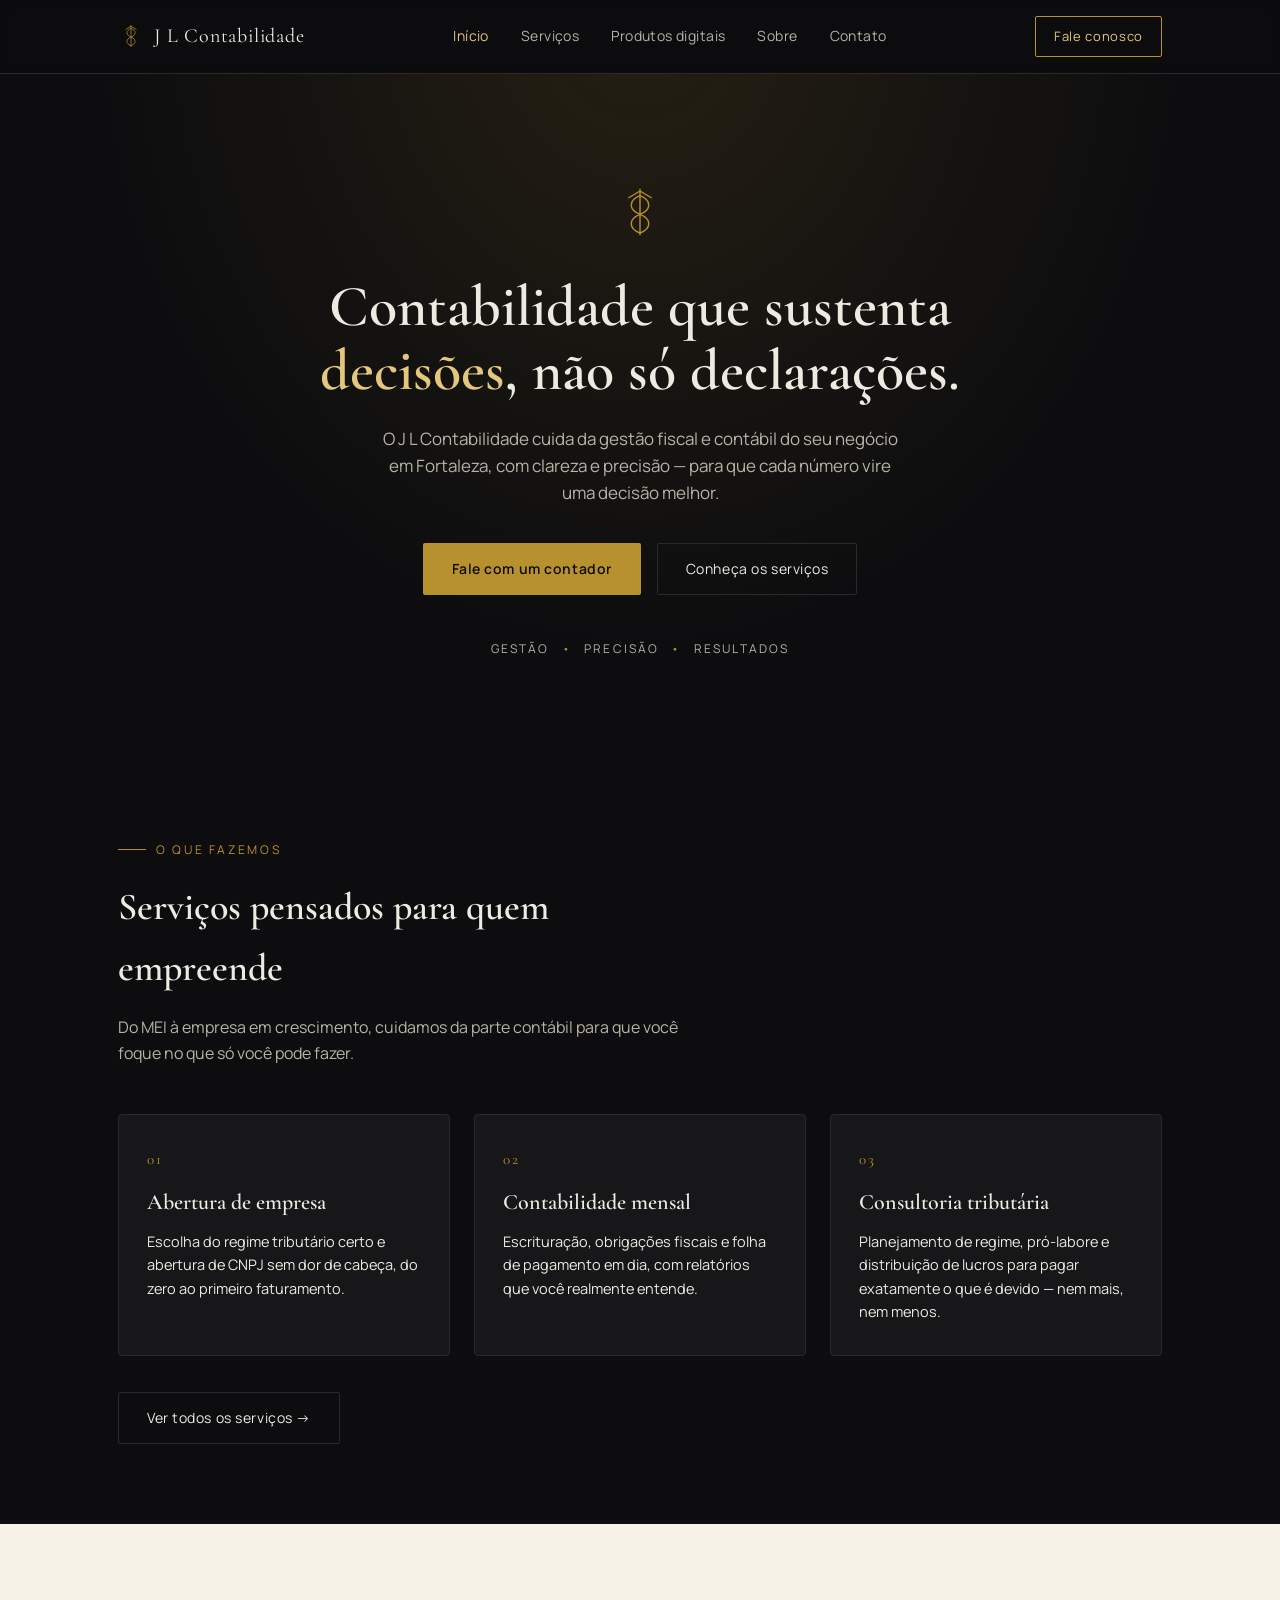
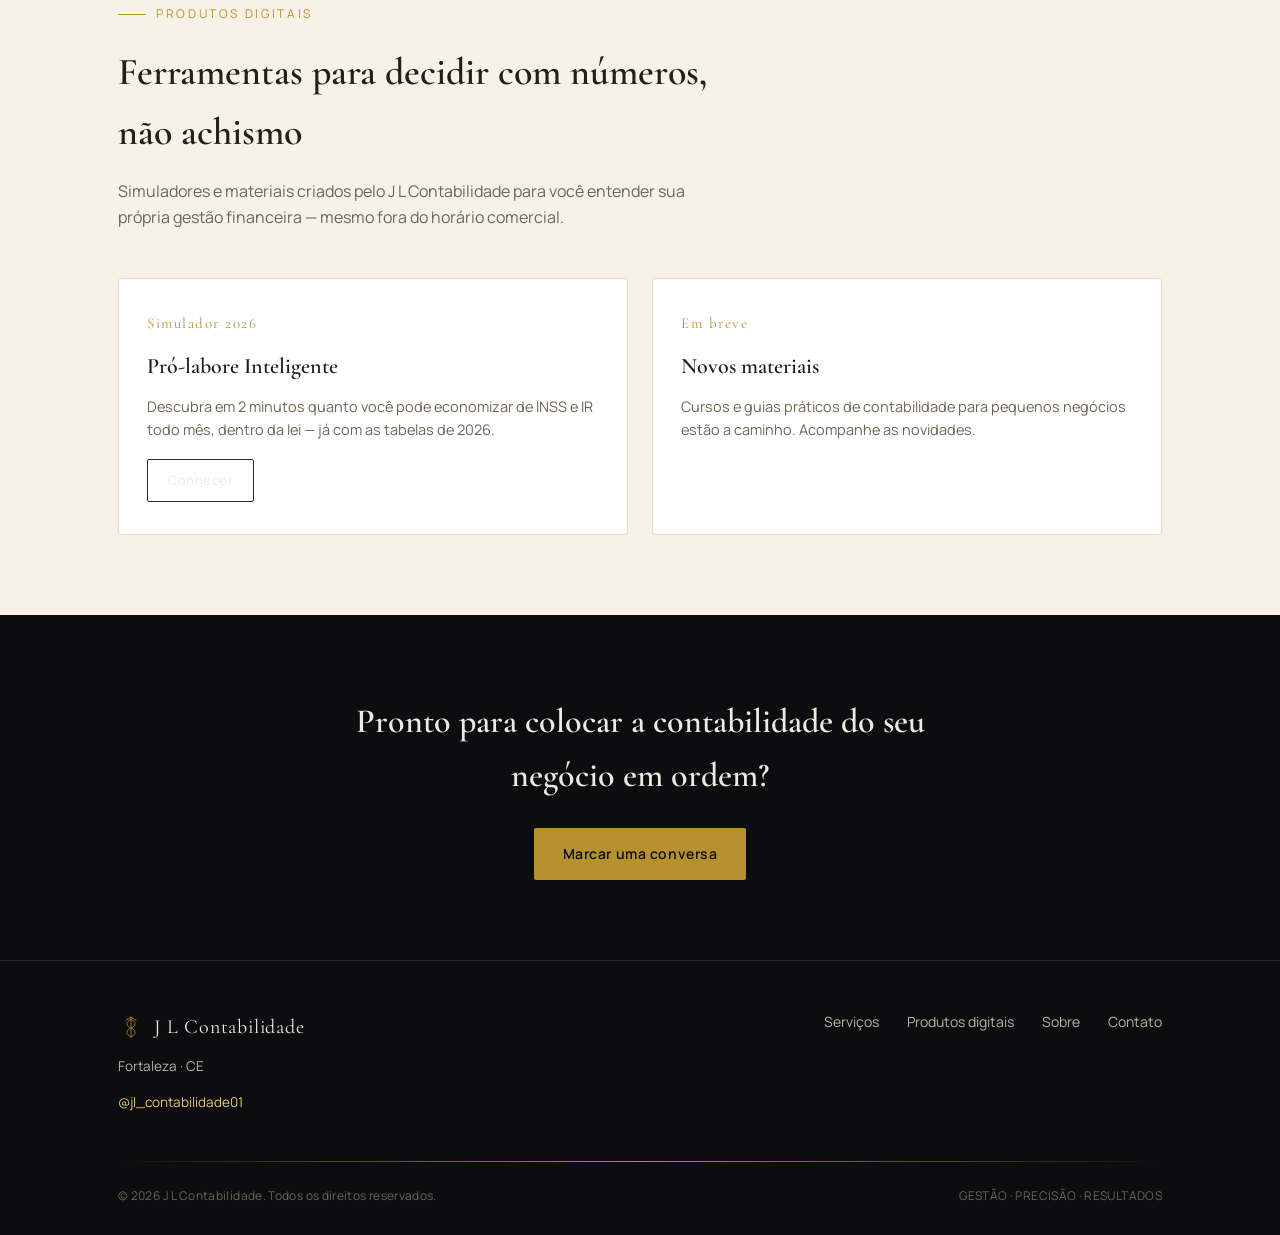
<file: index.html>
<!DOCTYPE html>
<html lang="pt-BR">
<head>
<meta charset="UTF-8">
<meta name="viewport" content="width=device-width, initial-scale=1.0">
<title>J L Contabilidade — Gestão · Precisão · Resultados</title>
<link rel="stylesheet" href="styles.css">
</head>
<body>

<nav class="site-nav">
  <div class="wrap">
    <a href="index.html" class="brand">
      <svg viewBox="0 0 48 48" fill="none" xmlns="http://www.w3.org/2000/svg" style="color:var(--gold)">
        <line x1="24" y1="4" x2="24" y2="44" stroke="currentColor" stroke-width="1.4"/>
        <path d="M24 10 C14 14, 14 22, 24 26 C34 30, 34 38, 24 42" stroke="currentColor" stroke-width="1.4" fill="none"/>
        <path d="M24 10 C34 14, 34 22, 24 26 C14 30, 14 38, 24 42" stroke="currentColor" stroke-width="1.4" fill="none"/>
        <path d="M24 6 L14 12 M24 6 L34 12" stroke="currentColor" stroke-width="1.4"/>
      </svg>
      J L Contabilidade
    </a>
    <div class="nav-links">
      <a href="index.html" class="active">Início</a>
      <a href="servicos.html">Serviços</a>
      <a href="produtos.html">Produtos digitais</a>
      <a href="sobre.html">Sobre</a>
      <a href="contato.html">Contato</a>
    </div>
    <a href="https://wa.me/5585992247566" target="_blank" rel="noopener" class="nav-cta">Fale conosco</a>
  </div>
</nav>

<header class="hero">
  <div class="wrap">
    <svg class="emblem" viewBox="0 0 48 48" fill="none" xmlns="http://www.w3.org/2000/svg" style="color:var(--gold)">
      <line x1="24" y1="4" x2="24" y2="44" stroke="currentColor" stroke-width="1.2"/>
      <path d="M24 10 C14 14, 14 22, 24 26 C34 30, 34 38, 24 42" stroke="currentColor" stroke-width="1.2" fill="none"/>
      <path d="M24 10 C34 14, 34 22, 24 26 C14 30, 14 38, 24 42" stroke="currentColor" stroke-width="1.2" fill="none"/>
      <path d="M24 6 L14 12 M24 6 L34 12" stroke="currentColor" stroke-width="1.2"/>
    </svg>
    <h1>Contabilidade que sustenta <em>decisões</em>, não só declarações.</h1>
    <p class="lead">O J L Contabilidade cuida da gestão fiscal e contábil do seu negócio em Fortaleza, com clareza e precisão — para que cada número vire uma decisão melhor.</p>
    <div class="hero-ctas">
      <a href="contato.html" class="btn btn-gold">Fale com um contador</a>
      <a href="servicos.html" class="btn btn-outline">Conheça os serviços</a>
    </div>
    <p class="slogan-dots" style="margin-top:44px;">GESTÃO <span class="dot">•</span> PRECISÃO <span class="dot">•</span> RESULTADOS</p>
  </div>
</header>

<section>
  <div class="wrap">
    <div class="eyebrow">O que fazemos</div>
    <div class="section-head">
      <h2>Serviços pensados para quem empreende</h2>
      <p class="text-soft">Do MEI à empresa em crescimento, cuidamos da parte contábil para que você foque no que só você pode fazer.</p>
    </div>
    <div class="grid grid-3">
      <div class="card">
        <span class="num">01</span>
        <h3>Abertura de empresa</h3>
        <p>Escolha do regime tributário certo e abertura de CNPJ sem dor de cabeça, do zero ao primeiro faturamento.</p>
      </div>
      <div class="card">
        <span class="num">02</span>
        <h3>Contabilidade mensal</h3>
        <p>Escrituração, obrigações fiscais e folha de pagamento em dia, com relatórios que você realmente entende.</p>
      </div>
      <div class="card">
        <span class="num">03</span>
        <h3>Consultoria tributária</h3>
        <p>Planejamento de regime, pró-labore e distribuição de lucros para pagar exatamente o que é devido — nem mais, nem menos.</p>
      </div>
    </div>
    <div style="margin-top:36px;">
      <a href="servicos.html" class="btn btn-outline">Ver todos os serviços →</a>
    </div>
  </div>
</section>

<section class="section-alt">
  <div class="wrap">
    <div class="eyebrow">Produtos digitais</div>
    <div class="section-head">
      <h2>Ferramentas para decidir com números, não achismo</h2>
      <p class="text-soft">Simuladores e materiais criados pelo J L Contabilidade para você entender sua própria gestão financeira — mesmo fora do horário comercial.</p>
    </div>
    <div class="grid grid-2">
      <div class="card">
        <span class="num">Simulador 2026</span>
        <h3>Pró-labore Inteligente</h3>
        <p>Descubra em 2 minutos quanto você pode economizar de INSS e IR todo mês, dentro da lei — já com as tabelas de 2026.</p>
        <div style="margin-top:18px;">
          <a href="produtos.html" class="btn btn-outline" style="padding:10px 20px; font-size:13px;">Conhecer</a>
        </div>
      </div>
      <div class="card">
        <span class="num">Em breve</span>
        <h3>Novos materiais</h3>
        <p>Cursos e guias práticos de contabilidade para pequenos negócios estão a caminho. Acompanhe as novidades.</p>
      </div>
    </div>
  </div>
</section>

<section>
  <div class="wrap" style="text-align:center;">
    <h2 style="font-size:clamp(26px,4vw,34px); max-width:600px; margin:0 auto 24px;">Pronto para colocar a contabilidade do seu negócio em ordem?</h2>
    <a href="contato.html" class="btn btn-gold">Marcar uma conversa</a>
  </div>
</section>

<footer>
  <div class="wrap">
    <div class="foot-top">
      <div>
        <div class="brand">
          <svg viewBox="0 0 48 48" fill="none" xmlns="http://www.w3.org/2000/svg" width="22" height="22" style="color:var(--gold)">
            <line x1="24" y1="4" x2="24" y2="44" stroke="currentColor" stroke-width="1.4"/>
            <path d="M24 10 C14 14, 14 22, 24 26 C34 30, 34 38, 24 42" stroke="currentColor" stroke-width="1.4" fill="none"/>
            <path d="M24 10 C34 14, 34 22, 24 26 C14 30, 14 38, 24 42" stroke="currentColor" stroke-width="1.4" fill="none"/>
            <path d="M24 6 L14 12 M24 6 L34 12" stroke="currentColor" stroke-width="1.4"/>
          </svg>
          J L Contabilidade
        </div>
        <p class="text-soft" style="font-size:13.5px; max-width:280px;">Fortaleza · CE</p>
        <p class="text-soft" style="font-size:13.5px; margin-top:6px;"><a href="https://instagram.com/jl_contabilidade01" target="_blank" rel="noopener" style="color:var(--gold-light);">@jl_contabilidade01</a></p>
      </div>
      <div class="foot-links">
        <a href="servicos.html">Serviços</a>
        <a href="produtos.html">Produtos digitais</a>
        <a href="sobre.html">Sobre</a>
        <a href="contato.html">Contato</a>
      </div>
    </div>
    <hr class="hr-gold">
    <div class="foot-bottom" style="margin-top:24px;">
      <span>© 2026 J L Contabilidade. Todos os direitos reservados.</span>
      <span>GESTÃO · PRECISÃO · RESULTADOS</span>
    </div>
  </div>
</footer>

</body>
</html>
</file>
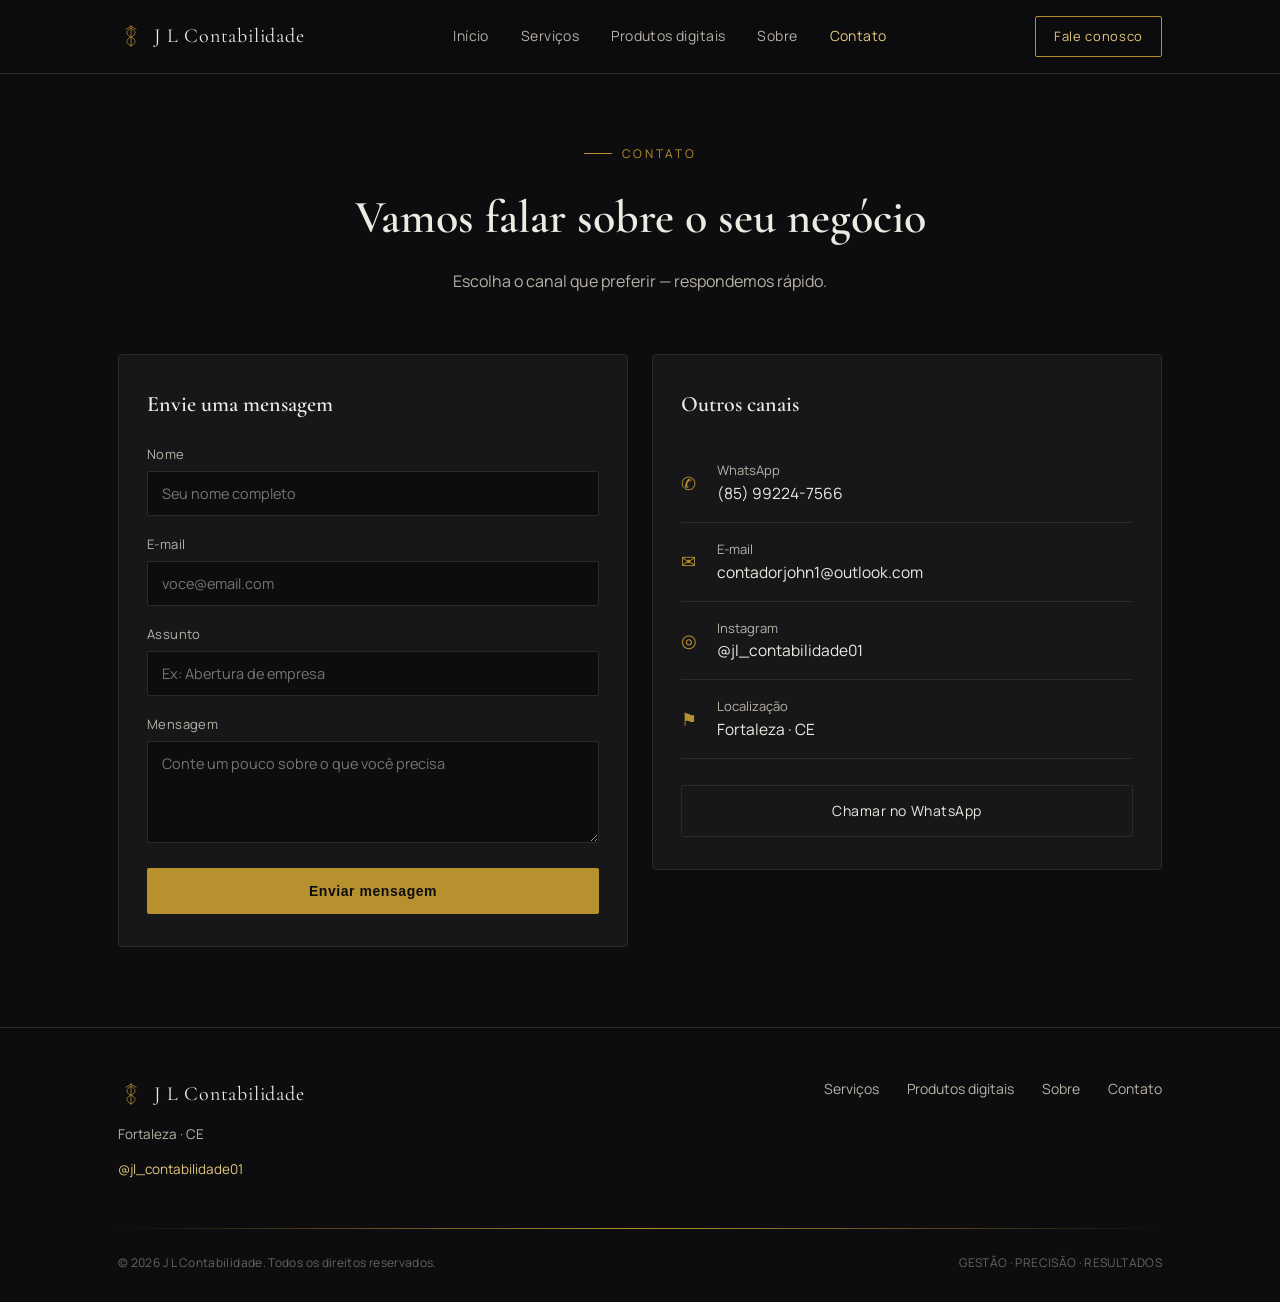
<file: contato.html>
<!DOCTYPE html>
<html lang="pt-BR">
<head>
<meta charset="UTF-8">
<meta name="viewport" content="width=device-width, initial-scale=1.0">
<title>Contato — J L Contabilidade</title>
<link rel="stylesheet" href="styles.css">
</head>
<body>

<nav class="site-nav">
  <div class="wrap">
    <a href="index.html" class="brand">
      <svg viewBox="0 0 48 48" fill="none" xmlns="http://www.w3.org/2000/svg" style="color:var(--gold)">
        <line x1="24" y1="4" x2="24" y2="44" stroke="currentColor" stroke-width="1.4"/>
        <path d="M24 10 C14 14, 14 22, 24 26 C34 30, 34 38, 24 42" stroke="currentColor" stroke-width="1.4" fill="none"/>
        <path d="M24 10 C34 14, 34 22, 24 26 C14 30, 14 38, 24 42" stroke="currentColor" stroke-width="1.4" fill="none"/>
        <path d="M24 6 L14 12 M24 6 L34 12" stroke="currentColor" stroke-width="1.4"/>
      </svg>
      J L Contabilidade
    </a>
    <div class="nav-links">
      <a href="index.html">Início</a>
      <a href="servicos.html">Serviços</a>
      <a href="produtos.html">Produtos digitais</a>
      <a href="sobre.html">Sobre</a>
      <a href="contato.html" class="active">Contato</a>
    </div>
    <a href="https://wa.me/5585992247566" target="_blank" rel="noopener" class="nav-cta">Fale conosco</a>
  </div>
</nav>

<header class="page-hero">
  <div class="wrap">
    <div class="eyebrow" style="justify-content:center;">Contato</div>
    <h1>Vamos falar sobre o seu negócio</h1>
    <p class="lead text-soft" style="margin:0 auto;">Escolha o canal que preferir — respondemos rápido.</p>
  </div>
</header>

<section style="padding-top:10px;">
  <div class="wrap grid grid-2" style="align-items:start;">

    <div class="card">
      <h3 style="margin-bottom:22px;">Envie uma mensagem</h3>
      <div class="form-field">
        <label for="nome">Nome</label>
        <input type="text" id="nome" placeholder="Seu nome completo">
      </div>
      <div class="form-field">
        <label for="email">E-mail</label>
        <input type="email" id="email" placeholder="voce@email.com">
      </div>
      <div class="form-field">
        <label for="assunto">Assunto</label>
        <input type="text" id="assunto" placeholder="Ex: Abertura de empresa">
      </div>
      <div class="form-field">
        <label for="msg">Mensagem</label>
        <textarea id="msg" rows="4" placeholder="Conte um pouco sobre o que você precisa"></textarea>
      </div>
      <button class="btn btn-gold" style="width:100%;" onclick="enviarMensagem()">Enviar mensagem</button>
    </div>

    <div class="card">
      <h3 style="margin-bottom:22px;">Outros canais</h3>
      <div class="contact-info-row">
        <span class="icon">✆</span>
        <div>
          <p style="margin:0; font-size:13px; color:var(--text-soft);">WhatsApp</p>
          <p style="margin:0; font-size:15.5px;">(85) 99224-7566</p>
        </div>
      </div>
      <div class="contact-info-row">
        <span class="icon">✉</span>
        <div>
          <p style="margin:0; font-size:13px; color:var(--text-soft);">E-mail</p>
          <p style="margin:0; font-size:15.5px;">contadorjohn1@outlook.com</p>
        </div>
      </div>
      <div class="contact-info-row">
        <span class="icon">◎</span>
        <div>
          <p style="margin:0; font-size:13px; color:var(--text-soft);">Instagram</p>
          <p style="margin:0; font-size:15.5px;">@jl_contabilidade01</p>
        </div>
      </div>
      <div class="contact-info-row">
        <span class="icon">⚑</span>
        <div>
          <p style="margin:0; font-size:13px; color:var(--text-soft);">Localização</p>
          <p style="margin:0; font-size:15.5px;">Fortaleza · CE</p>
        </div>
      </div>
      <div style="margin-top:26px;">
        <a href="https://wa.me/5585992247566" target="_blank" rel="noopener" class="btn btn-outline" style="width:100%; text-align:center;">Chamar no WhatsApp</a>
      </div>
    </div>

  </div>
</section>

<footer>
  <div class="wrap">
    <div class="foot-top">
      <div>
        <div class="brand">
          <svg viewBox="0 0 48 48" fill="none" xmlns="http://www.w3.org/2000/svg" width="22" height="22" style="color:var(--gold)">
            <line x1="24" y1="4" x2="24" y2="44" stroke="currentColor" stroke-width="1.4"/>
            <path d="M24 10 C14 14, 14 22, 24 26 C34 30, 34 38, 24 42" stroke="currentColor" stroke-width="1.4" fill="none"/>
            <path d="M24 10 C34 14, 34 22, 24 26 C14 30, 14 38, 24 42" stroke="currentColor" stroke-width="1.4" fill="none"/>
            <path d="M24 6 L14 12 M24 6 L34 12" stroke="currentColor" stroke-width="1.4"/>
          </svg>
          J L Contabilidade
        </div>
        <p class="text-soft" style="font-size:13.5px; max-width:280px;">Fortaleza · CE</p>
        <p class="text-soft" style="font-size:13.5px; margin-top:6px;"><a href="https://instagram.com/jl_contabilidade01" target="_blank" rel="noopener" style="color:var(--gold-light);">@jl_contabilidade01</a></p>
      </div>
      <div class="foot-links">
        <a href="servicos.html">Serviços</a>
        <a href="produtos.html">Produtos digitais</a>
        <a href="sobre.html">Sobre</a>
        <a href="contato.html">Contato</a>
      </div>
    </div>
    <hr class="hr-gold">
    <div class="foot-bottom" style="margin-top:24px;">
      <span>© 2026 J L Contabilidade. Todos os direitos reservados.</span>
      <span>GESTÃO · PRECISÃO · RESULTADOS</span>
    </div>
  </div>
</footer>

<script>
function enviarMensagem(){
  const nome = document.getElementById('nome').value || '(não informado)';
  const email = document.getElementById('email').value || '(não informado)';
  const assunto = document.getElementById('assunto').value || 'Contato pelo site';
  const msg = document.getElementById('msg').value || '';
  const corpo = `Nome: ${nome}\nE-mail: ${email}\n\n${msg}`;
  window.location.href = `mailto:contadorjohn1@outlook.com?subject=${encodeURIComponent(assunto)}&body=${encodeURIComponent(corpo)}`;
}
</script>
</body>
</html>
</file>
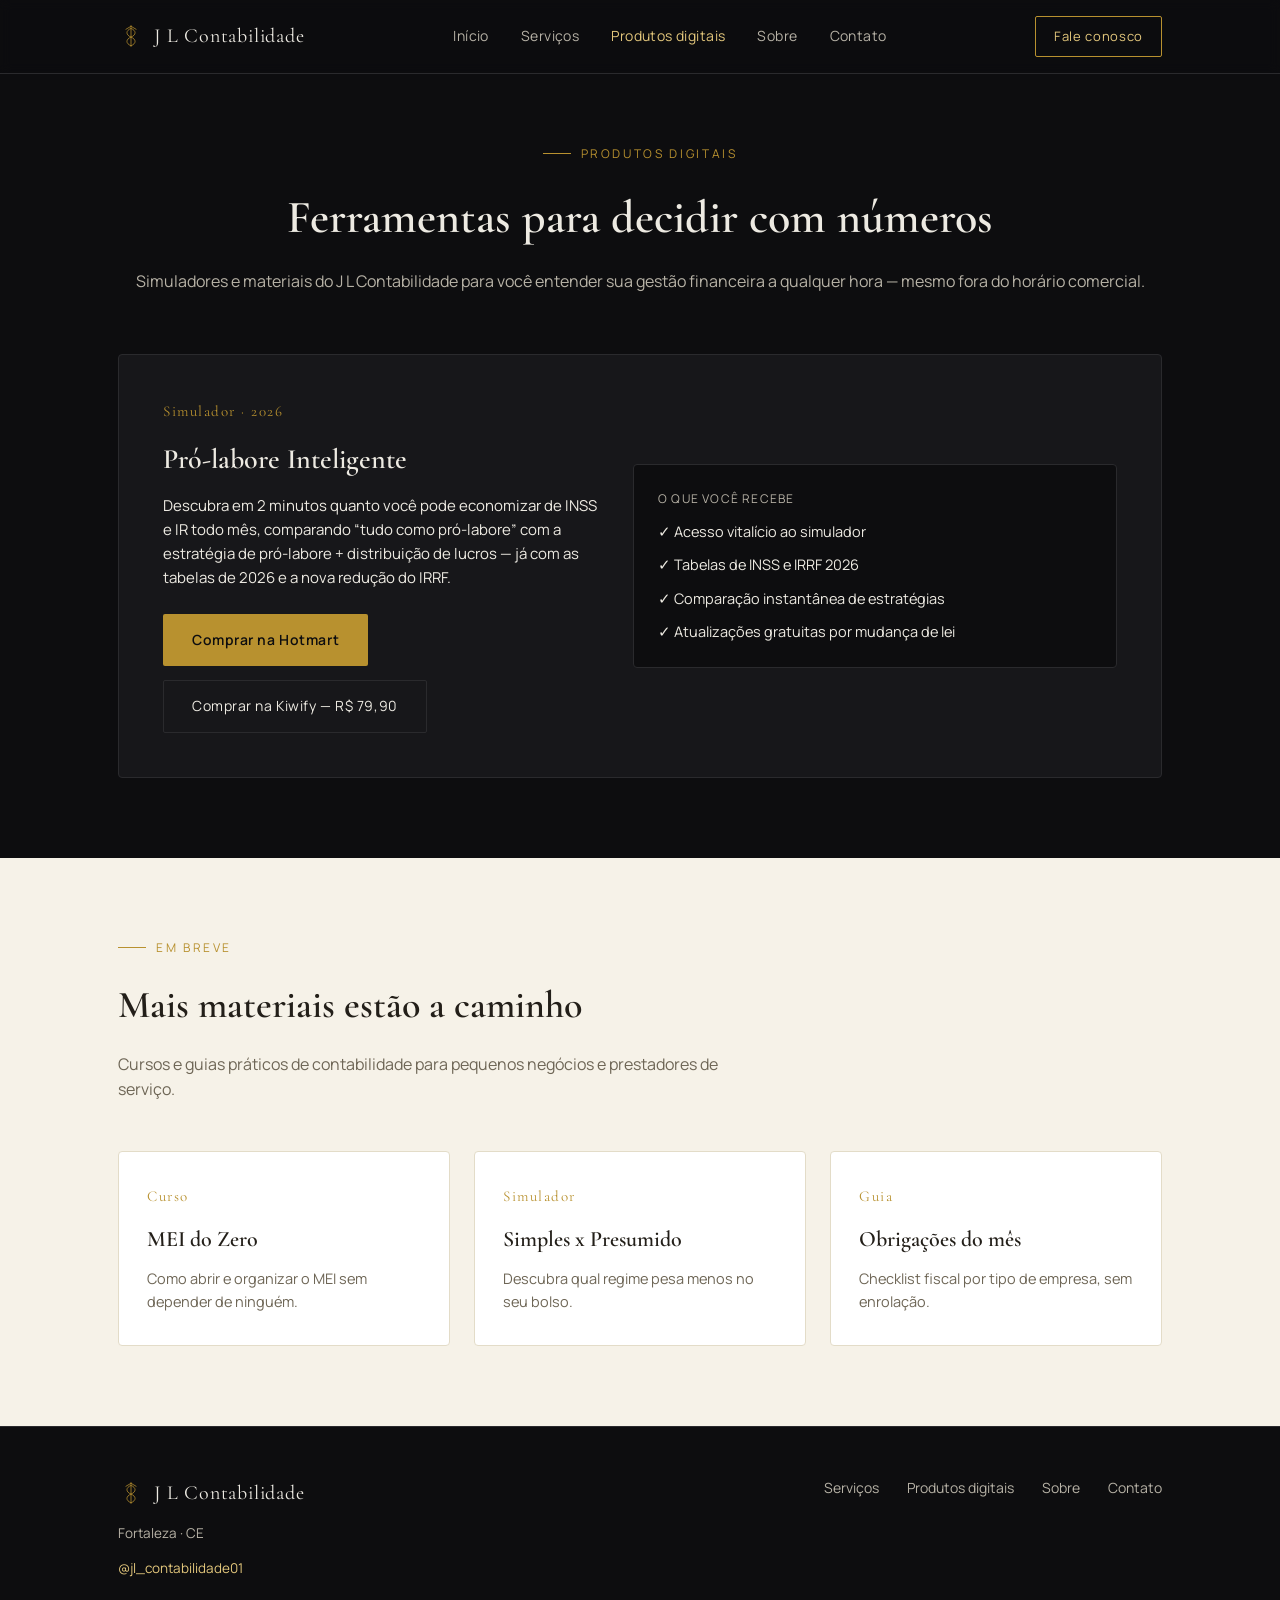
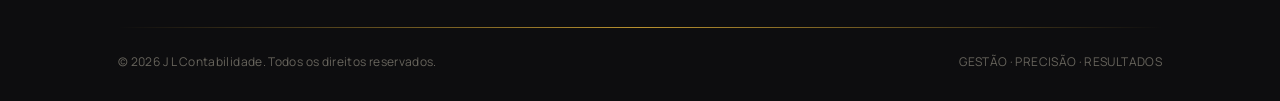
<file: produtos.html>
<!DOCTYPE html>
<html lang="pt-BR">
<head>
<meta charset="UTF-8">
<meta name="viewport" content="width=device-width, initial-scale=1.0">
<title>Produtos digitais — J L Contabilidade</title>
<link rel="stylesheet" href="styles.css">
</head>
<body>

<nav class="site-nav">
  <div class="wrap">
    <a href="index.html" class="brand">
      <svg viewBox="0 0 48 48" fill="none" xmlns="http://www.w3.org/2000/svg" style="color:var(--gold)">
        <line x1="24" y1="4" x2="24" y2="44" stroke="currentColor" stroke-width="1.4"/>
        <path d="M24 10 C14 14, 14 22, 24 26 C34 30, 34 38, 24 42" stroke="currentColor" stroke-width="1.4" fill="none"/>
        <path d="M24 10 C34 14, 34 22, 24 26 C14 30, 14 38, 24 42" stroke="currentColor" stroke-width="1.4" fill="none"/>
        <path d="M24 6 L14 12 M24 6 L34 12" stroke="currentColor" stroke-width="1.4"/>
      </svg>
      J L Contabilidade
    </a>
    <div class="nav-links">
      <a href="index.html">Início</a>
      <a href="servicos.html">Serviços</a>
      <a href="produtos.html" class="active">Produtos digitais</a>
      <a href="sobre.html">Sobre</a>
      <a href="contato.html">Contato</a>
    </div>
    <a href="https://wa.me/5585992247566" target="_blank" rel="noopener" class="nav-cta">Fale conosco</a>
  </div>
</nav>

<header class="page-hero">
  <div class="wrap">
    <div class="eyebrow" style="justify-content:center;">Produtos digitais</div>
    <h1>Ferramentas para decidir com números</h1>
    <p class="lead text-soft" style="margin:0 auto;">Simuladores e materiais do J L Contabilidade para você entender sua gestão financeira a qualquer hora — mesmo fora do horário comercial.</p>
  </div>
</header>

<section style="padding-top:10px;">
  <div class="wrap">
    <div class="card" style="padding:44px; display:flex; gap:36px; flex-wrap:wrap; align-items:center;">
      <div style="flex:1; min-width:260px;">
        <span class="num">Simulador · 2026</span>
        <h3 style="font-size:28px;">Pró-labore Inteligente</h3>
        <p style="font-size:15px; margin-top:12px;">Descubra em 2 minutos quanto você pode economizar de INSS e IR todo mês, comparando &ldquo;tudo como pró-labore&rdquo; com a estratégia de pró-labore + distribuição de lucros — já com as tabelas de 2026 e a nova redução do IRRF.</p>
        <div style="margin-top:24px; display:flex; gap:14px; flex-wrap:wrap;">
          <a href="https://go.hotmart.com/O107225392J" target="_blank" rel="noopener" class="btn btn-gold">Comprar na Hotmart</a>
          <a href="https://pay.kiwify.com.br/DJQe9Eo" target="_blank" rel="noopener" class="btn btn-outline">Comprar na Kiwify — R$ 79,90</a>
        </div>
      </div>
      <div style="flex:1; min-width:240px; border:1px solid var(--charcoal-line); border-radius:4px; padding:24px; background:var(--ink);">
        <p class="text-soft" style="font-size:12px; letter-spacing:0.1em; text-transform:uppercase; margin-bottom:12px;">O que você recebe</p>
        <div style="font-size:14.5px; display:flex; flex-direction:column; gap:10px;">
          <span>✓ Acesso vitalício ao simulador</span>
          <span>✓ Tabelas de INSS e IRRF 2026</span>
          <span>✓ Comparação instantânea de estratégias</span>
          <span>✓ Atualizações gratuitas por mudança de lei</span>
        </div>
      </div>
    </div>
  </div>
</section>

<section class="section-alt">
  <div class="wrap">
    <div class="eyebrow">Em breve</div>
    <div class="section-head">
      <h2>Mais materiais estão a caminho</h2>
      <p class="text-soft">Cursos e guias práticos de contabilidade para pequenos negócios e prestadores de serviço.</p>
    </div>
    <div class="grid grid-3">
      <div class="card"><span class="num">Curso</span><h3>MEI do Zero</h3><p>Como abrir e organizar o MEI sem depender de ninguém.</p></div>
      <div class="card"><span class="num">Simulador</span><h3>Simples x Presumido</h3><p>Descubra qual regime pesa menos no seu bolso.</p></div>
      <div class="card"><span class="num">Guia</span><h3>Obrigações do mês</h3><p>Checklist fiscal por tipo de empresa, sem enrolação.</p></div>
    </div>
  </div>
</section>

<footer>
  <div class="wrap">
    <div class="foot-top">
      <div>
        <div class="brand">
          <svg viewBox="0 0 48 48" fill="none" xmlns="http://www.w3.org/2000/svg" width="22" height="22" style="color:var(--gold)">
            <line x1="24" y1="4" x2="24" y2="44" stroke="currentColor" stroke-width="1.4"/>
            <path d="M24 10 C14 14, 14 22, 24 26 C34 30, 34 38, 24 42" stroke="currentColor" stroke-width="1.4" fill="none"/>
            <path d="M24 10 C34 14, 34 22, 24 26 C14 30, 14 38, 24 42" stroke="currentColor" stroke-width="1.4" fill="none"/>
            <path d="M24 6 L14 12 M24 6 L34 12" stroke="currentColor" stroke-width="1.4"/>
          </svg>
          J L Contabilidade
        </div>
        <p class="text-soft" style="font-size:13.5px; max-width:280px;">Fortaleza · CE</p>
        <p class="text-soft" style="font-size:13.5px; margin-top:6px;"><a href="https://instagram.com/jl_contabilidade01" target="_blank" rel="noopener" style="color:var(--gold-light);">@jl_contabilidade01</a></p>
      </div>
      <div class="foot-links">
        <a href="servicos.html">Serviços</a>
        <a href="produtos.html">Produtos digitais</a>
        <a href="sobre.html">Sobre</a>
        <a href="contato.html">Contato</a>
      </div>
    </div>
    <hr class="hr-gold">
    <div class="foot-bottom" style="margin-top:24px;">
      <span>© 2026 J L Contabilidade. Todos os direitos reservados.</span>
      <span>GESTÃO · PRECISÃO · RESULTADOS</span>
    </div>
  </div>
</footer>

</body>
</html>
</file>
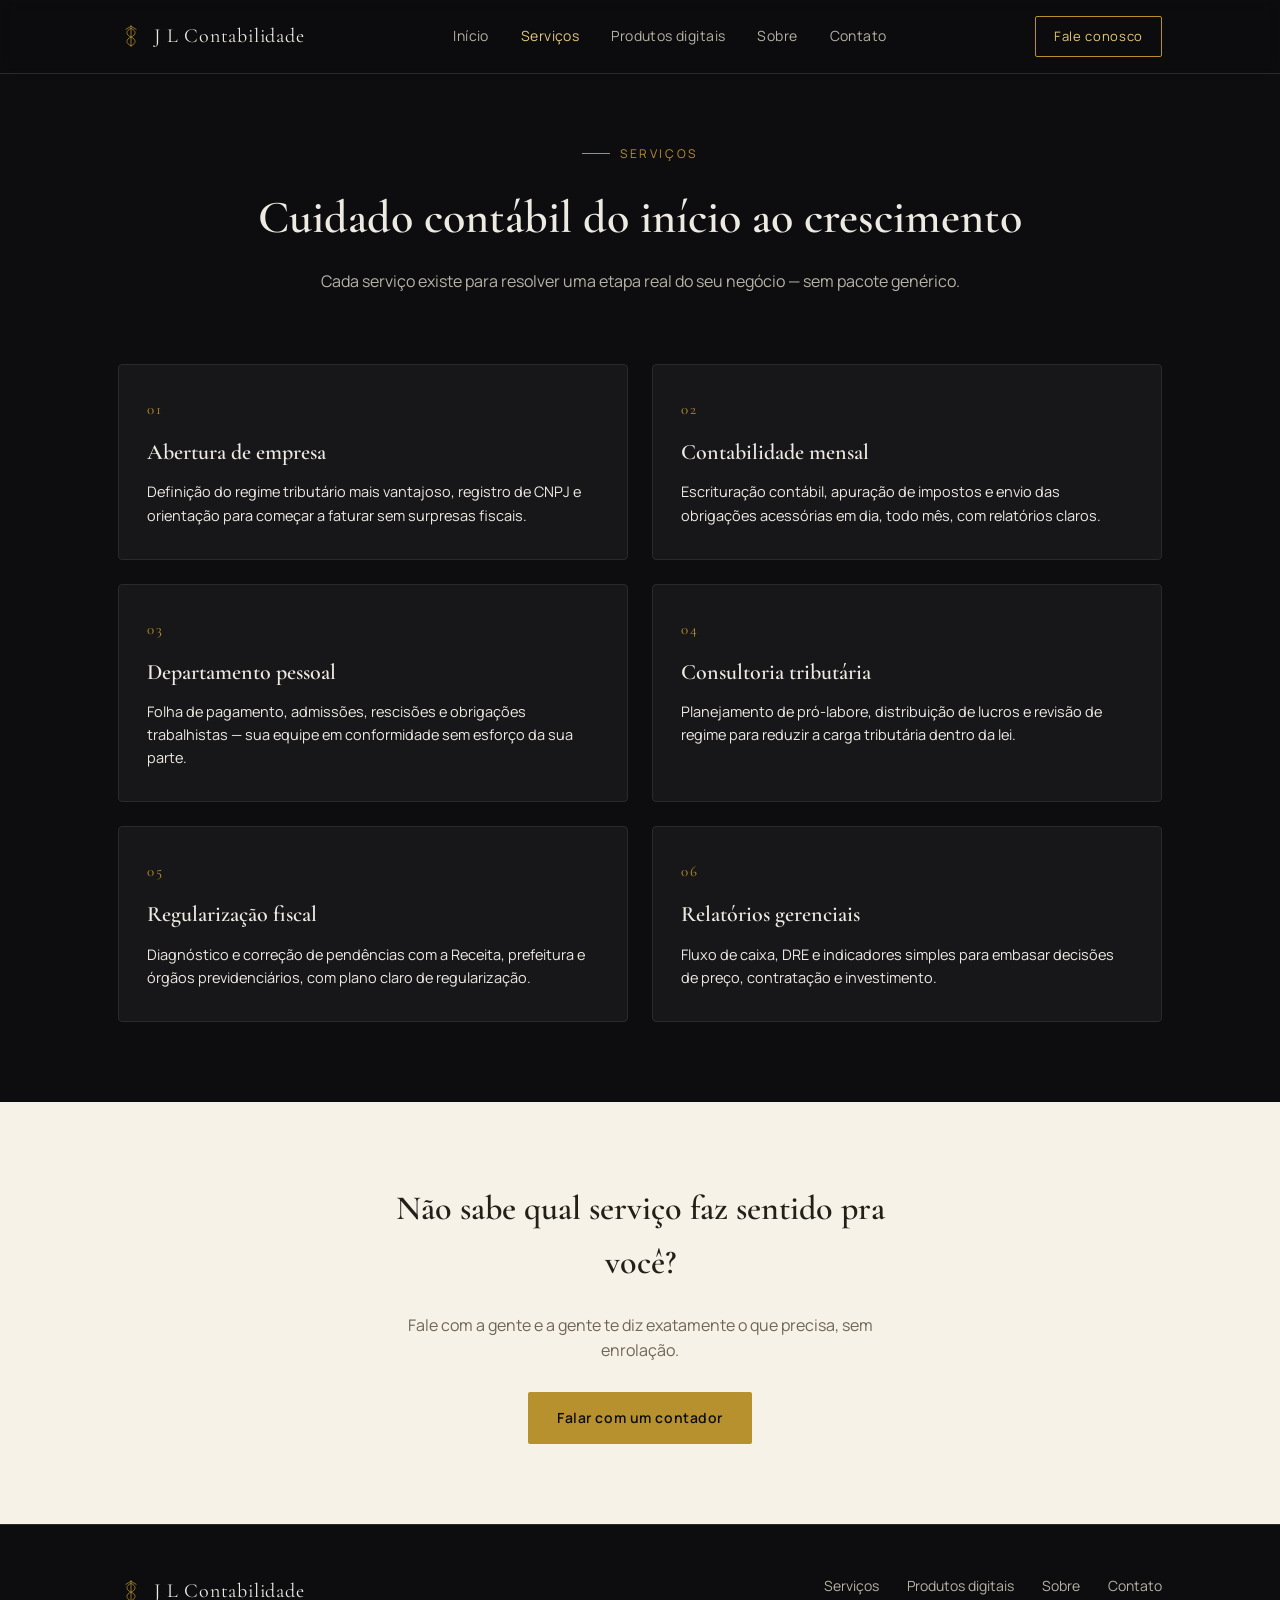
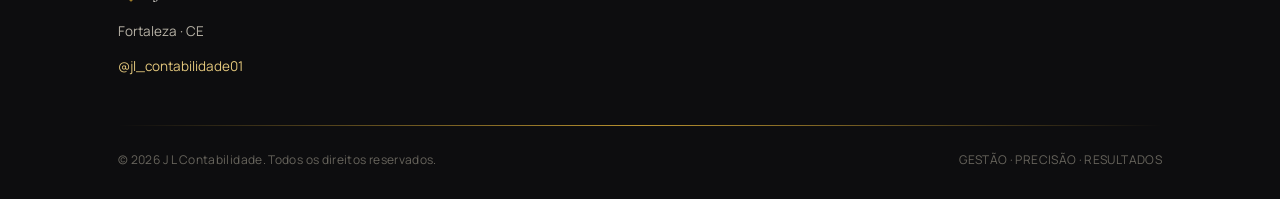
<file: servicos.html>
<!DOCTYPE html>
<html lang="pt-BR">
<head>
<meta charset="UTF-8">
<meta name="viewport" content="width=device-width, initial-scale=1.0">
<title>Serviços — J L Contabilidade</title>
<link rel="stylesheet" href="styles.css">
</head>
<body>

<nav class="site-nav">
  <div class="wrap">
    <a href="index.html" class="brand">
      <svg viewBox="0 0 48 48" fill="none" xmlns="http://www.w3.org/2000/svg" style="color:var(--gold)">
        <line x1="24" y1="4" x2="24" y2="44" stroke="currentColor" stroke-width="1.4"/>
        <path d="M24 10 C14 14, 14 22, 24 26 C34 30, 34 38, 24 42" stroke="currentColor" stroke-width="1.4" fill="none"/>
        <path d="M24 10 C34 14, 34 22, 24 26 C14 30, 14 38, 24 42" stroke="currentColor" stroke-width="1.4" fill="none"/>
        <path d="M24 6 L14 12 M24 6 L34 12" stroke="currentColor" stroke-width="1.4"/>
      </svg>
      J L Contabilidade
    </a>
    <div class="nav-links">
      <a href="index.html">Início</a>
      <a href="servicos.html" class="active">Serviços</a>
      <a href="produtos.html">Produtos digitais</a>
      <a href="sobre.html">Sobre</a>
      <a href="contato.html">Contato</a>
    </div>
    <a href="https://wa.me/5585992247566" target="_blank" rel="noopener" class="nav-cta">Fale conosco</a>
  </div>
</nav>

<header class="page-hero">
  <div class="wrap">
    <div class="eyebrow" style="justify-content:center;">Serviços</div>
    <h1>Cuidado contábil do início ao crescimento</h1>
    <p class="lead text-soft" style="margin:0 auto;">Cada serviço existe para resolver uma etapa real do seu negócio — sem pacote genérico.</p>
  </div>
</header>

<section style="padding-top:20px;">
  <div class="wrap">
    <div class="grid grid-2">
      <div class="card">
        <span class="num">01</span>
        <h3>Abertura de empresa</h3>
        <p>Definição do regime tributário mais vantajoso, registro de CNPJ e orientação para começar a faturar sem surpresas fiscais.</p>
      </div>
      <div class="card">
        <span class="num">02</span>
        <h3>Contabilidade mensal</h3>
        <p>Escrituração contábil, apuração de impostos e envio das obrigações acessórias em dia, todo mês, com relatórios claros.</p>
      </div>
      <div class="card">
        <span class="num">03</span>
        <h3>Departamento pessoal</h3>
        <p>Folha de pagamento, admissões, rescisões e obrigações trabalhistas — sua equipe em conformidade sem esforço da sua parte.</p>
      </div>
      <div class="card">
        <span class="num">04</span>
        <h3>Consultoria tributária</h3>
        <p>Planejamento de pró-labore, distribuição de lucros e revisão de regime para reduzir a carga tributária dentro da lei.</p>
      </div>
      <div class="card">
        <span class="num">05</span>
        <h3>Regularização fiscal</h3>
        <p>Diagnóstico e correção de pendências com a Receita, prefeitura e órgãos previdenciários, com plano claro de regularização.</p>
      </div>
      <div class="card">
        <span class="num">06</span>
        <h3>Relatórios gerenciais</h3>
        <p>Fluxo de caixa, DRE e indicadores simples para embasar decisões de preço, contratação e investimento.</p>
      </div>
    </div>
  </div>
</section>

<section class="section-alt">
  <div class="wrap" style="text-align:center;">
    <h2 style="font-size:clamp(26px,4vw,34px); max-width:560px; margin:0 auto 22px;">Não sabe qual serviço faz sentido pra você?</h2>
    <p class="text-soft" style="max-width:480px; margin:0 auto 28px;">Fale com a gente e a gente te diz exatamente o que precisa, sem enrolação.</p>
    <a href="contato.html" class="btn btn-gold">Falar com um contador</a>
  </div>
</section>

<footer>
  <div class="wrap">
    <div class="foot-top">
      <div>
        <div class="brand">
          <svg viewBox="0 0 48 48" fill="none" xmlns="http://www.w3.org/2000/svg" width="22" height="22" style="color:var(--gold)">
            <line x1="24" y1="4" x2="24" y2="44" stroke="currentColor" stroke-width="1.4"/>
            <path d="M24 10 C14 14, 14 22, 24 26 C34 30, 34 38, 24 42" stroke="currentColor" stroke-width="1.4" fill="none"/>
            <path d="M24 10 C34 14, 34 22, 24 26 C14 30, 14 38, 24 42" stroke="currentColor" stroke-width="1.4" fill="none"/>
            <path d="M24 6 L14 12 M24 6 L34 12" stroke="currentColor" stroke-width="1.4"/>
          </svg>
          J L Contabilidade
        </div>
        <p class="text-soft" style="font-size:13.5px; max-width:280px;">Fortaleza · CE</p>
        <p class="text-soft" style="font-size:13.5px; margin-top:6px;"><a href="https://instagram.com/jl_contabilidade01" target="_blank" rel="noopener" style="color:var(--gold-light);">@jl_contabilidade01</a></p>
      </div>
      <div class="foot-links">
        <a href="servicos.html">Serviços</a>
        <a href="produtos.html">Produtos digitais</a>
        <a href="sobre.html">Sobre</a>
        <a href="contato.html">Contato</a>
      </div>
    </div>
    <hr class="hr-gold">
    <div class="foot-bottom" style="margin-top:24px;">
      <span>© 2026 J L Contabilidade. Todos os direitos reservados.</span>
      <span>GESTÃO · PRECISÃO · RESULTADOS</span>
    </div>
  </div>
</footer>

</body>
</html>
</file>
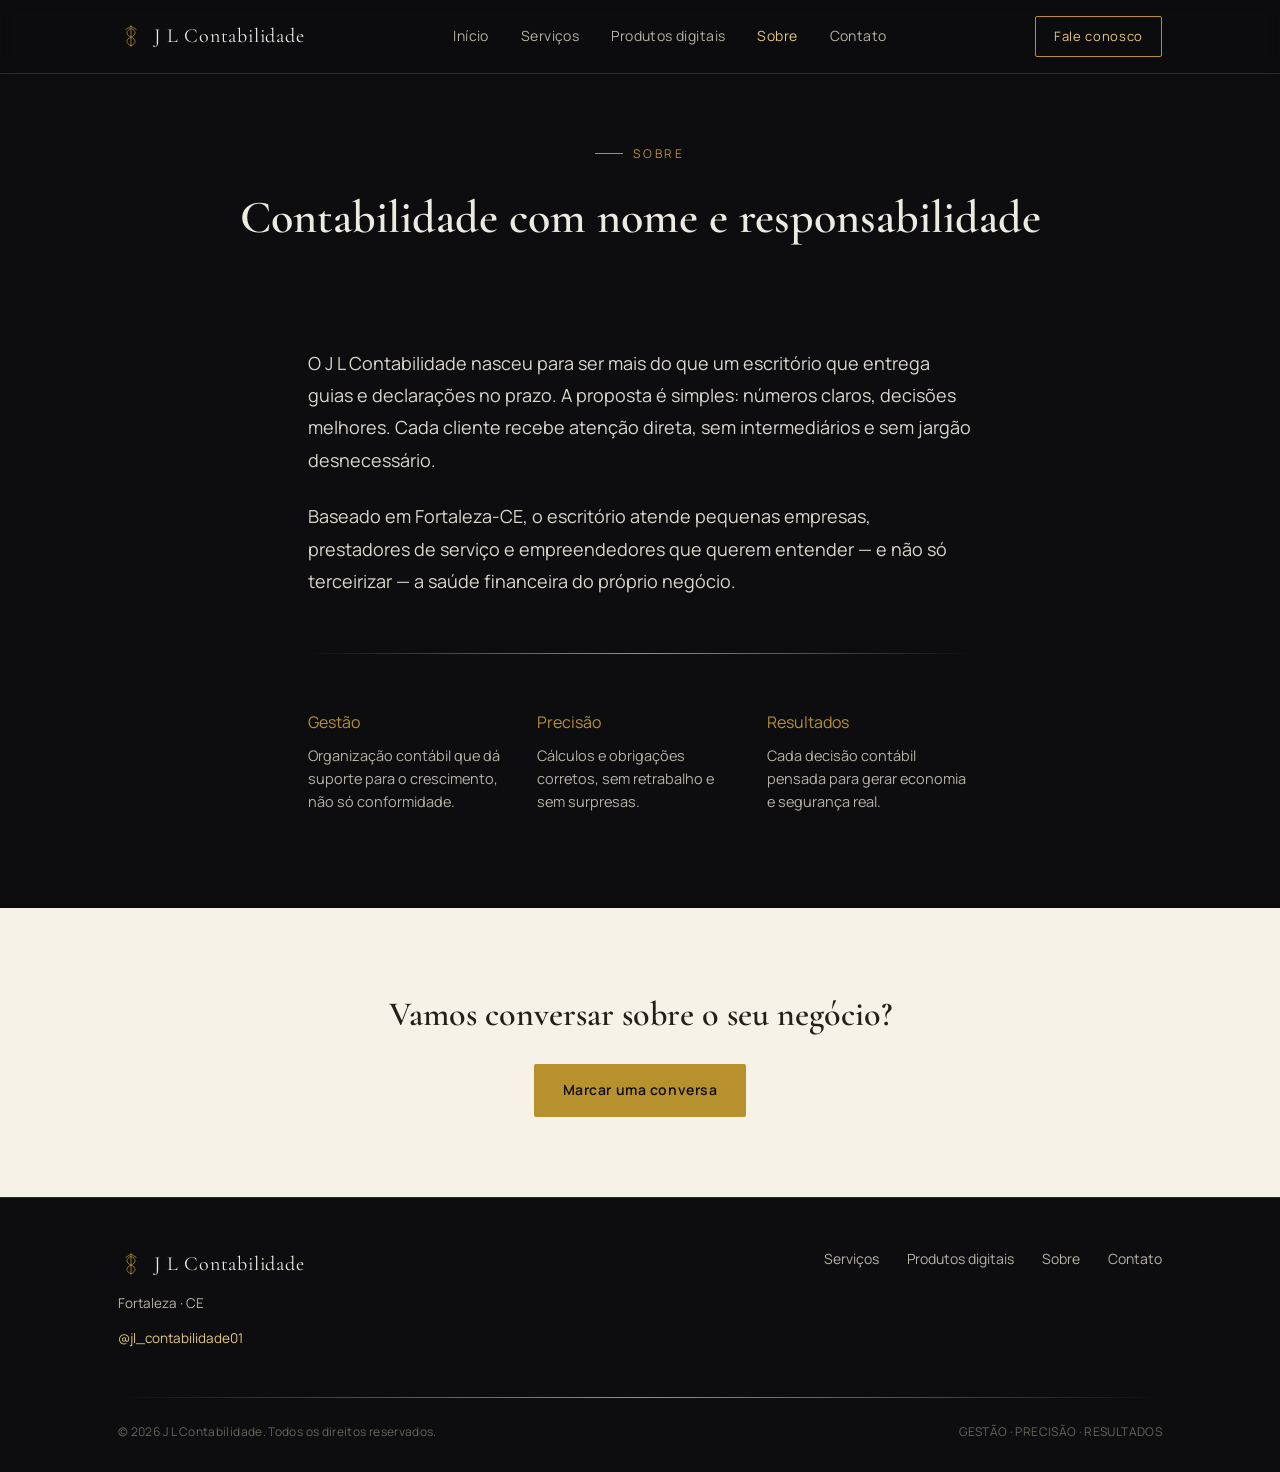
<file: sobre.html>
<!DOCTYPE html>
<html lang="pt-BR">
<head>
<meta charset="UTF-8">
<meta name="viewport" content="width=device-width, initial-scale=1.0">
<title>Sobre — J L Contabilidade</title>
<link rel="stylesheet" href="styles.css">
</head>
<body>

<nav class="site-nav">
  <div class="wrap">
    <a href="index.html" class="brand">
      <svg viewBox="0 0 48 48" fill="none" xmlns="http://www.w3.org/2000/svg" style="color:var(--gold)">
        <line x1="24" y1="4" x2="24" y2="44" stroke="currentColor" stroke-width="1.4"/>
        <path d="M24 10 C14 14, 14 22, 24 26 C34 30, 34 38, 24 42" stroke="currentColor" stroke-width="1.4" fill="none"/>
        <path d="M24 10 C34 14, 34 22, 24 26 C14 30, 14 38, 24 42" stroke="currentColor" stroke-width="1.4" fill="none"/>
        <path d="M24 6 L14 12 M24 6 L34 12" stroke="currentColor" stroke-width="1.4"/>
      </svg>
      J L Contabilidade
    </a>
    <div class="nav-links">
      <a href="index.html">Início</a>
      <a href="servicos.html">Serviços</a>
      <a href="produtos.html">Produtos digitais</a>
      <a href="sobre.html" class="active">Sobre</a>
      <a href="contato.html">Contato</a>
    </div>
    <a href="https://wa.me/5585992247566" target="_blank" rel="noopener" class="nav-cta">Fale conosco</a>
  </div>
</nav>

<header class="page-hero">
  <div class="wrap">
    <div class="eyebrow" style="justify-content:center;">Sobre</div>
    <h1>Contabilidade com nome e responsabilidade</h1>
  </div>
</header>

<section style="padding-top:10px;">
  <div class="wrap" style="max-width:720px;">
    <p style="font-size:18px; line-height:1.8; color:#DAD6CC;">
      O J L Contabilidade nasceu para ser mais do que um escritório que entrega guias e declarações no prazo. A proposta é simples: números claros, decisões melhores. Cada cliente recebe atenção direta, sem intermediários e sem jargão desnecessário.
    </p>
    <p style="font-size:18px; line-height:1.8; color:#DAD6CC; margin-top:24px;">
      Baseado em Fortaleza-CE, o escritório atende pequenas empresas, prestadores de serviço e empreendedores que querem entender — e não só terceirizar — a saúde financeira do próprio negócio.
    </p>

    <div style="margin:56px 0;">
      <hr class="hr-gold">
    </div>

    <div class="grid grid-3">
      <div>
        <span class="num" style="color:var(--gold);">Gestão</span>
        <p class="text-soft" style="font-size:14.5px; margin-top:8px;">Organização contábil que dá suporte para o crescimento, não só conformidade.</p>
      </div>
      <div>
        <span class="num" style="color:var(--gold);">Precisão</span>
        <p class="text-soft" style="font-size:14.5px; margin-top:8px;">Cálculos e obrigações corretos, sem retrabalho e sem surpresas.</p>
      </div>
      <div>
        <span class="num" style="color:var(--gold);">Resultados</span>
        <p class="text-soft" style="font-size:14.5px; margin-top:8px;">Cada decisão contábil pensada para gerar economia e segurança real.</p>
      </div>
    </div>
  </div>
</section>

<section class="section-alt">
  <div class="wrap" style="text-align:center;">
    <h2 style="font-size:clamp(26px,4vw,34px); max-width:520px; margin:0 auto 22px;">Vamos conversar sobre o seu negócio?</h2>
    <a href="contato.html" class="btn btn-gold">Marcar uma conversa</a>
  </div>
</section>

<footer>
  <div class="wrap">
    <div class="foot-top">
      <div>
        <div class="brand">
          <svg viewBox="0 0 48 48" fill="none" xmlns="http://www.w3.org/2000/svg" width="22" height="22" style="color:var(--gold)">
            <line x1="24" y1="4" x2="24" y2="44" stroke="currentColor" stroke-width="1.4"/>
            <path d="M24 10 C14 14, 14 22, 24 26 C34 30, 34 38, 24 42" stroke="currentColor" stroke-width="1.4" fill="none"/>
            <path d="M24 10 C34 14, 34 22, 24 26 C14 30, 14 38, 24 42" stroke="currentColor" stroke-width="1.4" fill="none"/>
            <path d="M24 6 L14 12 M24 6 L34 12" stroke="currentColor" stroke-width="1.4"/>
          </svg>
          J L Contabilidade
        </div>
        <p class="text-soft" style="font-size:13.5px; max-width:280px;">Fortaleza · CE</p>
        <p class="text-soft" style="font-size:13.5px; margin-top:6px;"><a href="https://instagram.com/jl_contabilidade01" target="_blank" rel="noopener" style="color:var(--gold-light);">@jl_contabilidade01</a></p>
      </div>
      <div class="foot-links">
        <a href="servicos.html">Serviços</a>
        <a href="produtos.html">Produtos digitais</a>
        <a href="sobre.html">Sobre</a>
        <a href="contato.html">Contato</a>
      </div>
    </div>
    <hr class="hr-gold">
    <div class="foot-bottom" style="margin-top:24px;">
      <span>© 2026 J L Contabilidade. Todos os direitos reservados.</span>
      <span>GESTÃO · PRECISÃO · RESULTADOS</span>
    </div>
  </div>
</footer>

</body>
</html>
</file>
<file: styles.css>
/* J L Contabilidade — identidade dourado & preto, estilo elegante */
@import url('https://fonts.googleapis.com/css2?family=Cormorant+Garamond:ital,wght@0,500;0,600;1,500&family=Manrope:wght@400;500;600;700&display=swap');

:root{
  --ink:#0D0D0F;
  --charcoal:#17171A;
  --charcoal-line:#2A2A2D;
  --gold:#B8912F;
  --gold-light:#E3C77C;
  --paper:#F6F2E8;
  --paper-line:#E3DCC8;
  --text-soft:#B7B2A6;
  --text-dark:#231F19;
}
*{box-sizing:border-box;}
html{scroll-behavior:smooth;}
body{
  margin:0;
  background:var(--ink);
  color:#EDEAE2;
  font-family:'Manrope', sans-serif;
  font-size:16px;
  line-height:1.6;
}
h1,h2,h3{
  font-family:'Cormorant Garamond', serif;
  font-weight:600;
  margin:0;
}
a{color:inherit; text-decoration:none;}
img{max-width:100%;display:block;}

.wrap{max-width:1100px; margin:0 auto; padding:0 28px;}

/* Eyebrow / divider using the office slogan dots */
.eyebrow{
  font-size:12px;
  letter-spacing:0.22em;
  text-transform:uppercase;
  color:var(--gold);
  display:flex;
  align-items:center;
  gap:10px;
  margin-bottom:18px;
}
.eyebrow::before{
  content:"";
  width:28px;
  height:1px;
  background:var(--gold);
  display:inline-block;
}
.slogan-dots{
  font-size:12px;
  letter-spacing:0.18em;
  text-transform:uppercase;
  color:var(--text-soft);
}
.slogan-dots .dot{ color:var(--gold); padding:0 8px; }

/* Nav */
.site-nav{
  position:sticky; top:0; z-index:50;
  background:rgba(13,13,15,0.92);
  backdrop-filter:blur(6px);
  border-bottom:1px solid var(--charcoal-line);
}
.site-nav .wrap{
  display:flex;
  align-items:center;
  justify-content:space-between;
  padding-top:16px;
  padding-bottom:16px;
}
.brand{
  display:flex;
  align-items:center;
  gap:10px;
  font-family:'Cormorant Garamond', serif;
  font-size:20px;
  letter-spacing:0.04em;
}
.brand svg{width:26px; height:26px;}
.nav-links{
  display:flex;
  gap:32px;
  font-size:14px;
  letter-spacing:0.03em;
}
.nav-links a{
  color:var(--text-soft);
  transition:color 0.2s;
}
.nav-links a:hover, .nav-links a.active{ color:var(--gold-light); }
.nav-cta{
  border:1px solid var(--gold);
  color:var(--gold-light);
  padding:9px 18px;
  border-radius:2px;
  font-size:13px;
  letter-spacing:0.05em;
  white-space:nowrap;
}
.nav-cta:hover{ background:var(--gold); color:var(--ink); }
.nav-toggle{ display:none; }

@media (max-width:760px){
  .nav-links{ display:none; }
  .nav-toggle{
    display:block;
    background:none;
    border:1px solid var(--charcoal-line);
    color:var(--text-soft);
    padding:8px 12px;
    border-radius:2px;
  }
}

/* Buttons */
.btn{
  display:inline-block;
  padding:14px 28px;
  border-radius:2px;
  font-size:14px;
  letter-spacing:0.04em;
  border:1px solid transparent;
  cursor:pointer;
}
.btn-gold{ background:var(--gold); color:var(--ink); font-weight:600; }
.btn-gold:hover{ background:var(--gold-light); }
.btn-outline{ border-color:var(--charcoal-line); color:#EDEAE2; }
.btn-outline:hover{ border-color:var(--gold); color:var(--gold-light); }

/* Hero */
.hero{
  padding:110px 0 90px;
  text-align:center;
  background:
    radial-gradient(ellipse at 50% -10%, rgba(184,145,47,0.14), transparent 60%),
    var(--ink);
}
.hero .emblem{ width:56px; height:56px; margin:0 auto 28px; }
.hero h1{
  font-size:clamp(36px,6vw,58px);
  line-height:1.1;
  max-width:760px;
  margin:0 auto 22px;
}
.hero h1 em{ color:var(--gold-light); font-style:normal; }
.hero p.lead{
  max-width:520px;
  margin:0 auto 36px;
  color:var(--text-soft);
  font-size:17px;
}
.hero-ctas{ display:flex; gap:16px; justify-content:center; flex-wrap:wrap; }

/* Sections */
section{ padding:80px 0; }
.section-alt{ background:var(--paper); color:var(--text-dark); }
.section-alt .eyebrow::before{ background:var(--gold); }
.section-alt .text-soft{ color:#6E6656; }
.section-head{ max-width:600px; margin-bottom:48px; }
.section-head h2{ font-size:clamp(28px,4vw,38px); margin-bottom:14px; }
.text-soft{ color:var(--text-soft); }

/* Cards */
.grid{ display:grid; gap:24px; }
.grid-3{ grid-template-columns:repeat(3,1fr); }
.grid-2{ grid-template-columns:repeat(2,1fr); }
@media (max-width:820px){ .grid-3, .grid-2{ grid-template-columns:1fr; } }

.card{
  background:var(--charcoal);
  border:1px solid var(--charcoal-line);
  border-radius:4px;
  padding:32px 28px;
}
.section-alt .card{
  background:#FFFFFF;
  border-color:var(--paper-line);
}
.card .num{
  font-family:'Cormorant Garamond', serif;
  color:var(--gold);
  font-size:15px;
  letter-spacing:0.1em;
  margin-bottom:14px;
  display:block;
}
.card h3{ font-size:22px; margin-bottom:10px; }
.card p{ font-size:14.5px; margin:0; }
.section-alt .card p{ color:#6E6656; }

/* Divider */
.hr-gold{
  border:none;
  height:1px;
  background:linear-gradient(to right, transparent, var(--gold), transparent);
  margin:0;
}

/* Footer */
footer{
  background:var(--ink);
  border-top:1px solid var(--charcoal-line);
  padding:50px 0 30px;
}
footer .foot-top{
  display:flex;
  justify-content:space-between;
  flex-wrap:wrap;
  gap:24px;
  margin-bottom:34px;
}
footer .brand{ margin-bottom:10px; }
footer .foot-links{
  display:flex;
  gap:28px;
  font-size:14px;
  color:var(--text-soft);
}
footer .foot-links a:hover{ color:var(--gold-light); }
footer .foot-bottom{
  font-size:12px;
  color:#68655D;
  letter-spacing:0.03em;
  display:flex;
  justify-content:space-between;
  flex-wrap:wrap;
  gap:10px;
}

/* Page hero (inner pages, shorter) */
.page-hero{
  padding:70px 0 50px;
  text-align:center;
}
.page-hero h1{ font-size:clamp(32px,5vw,46px); margin-bottom:14px; }

/* Contact form (visual only) */
.form-field{ margin-bottom:18px; }
.form-field label{
  display:block;
  font-size:13px;
  color:var(--text-soft);
  margin-bottom:6px;
  letter-spacing:0.03em;
}
.form-field input, .form-field textarea{
  width:100%;
  background:var(--ink);
  border:1px solid var(--charcoal-line);
  border-radius:2px;
  padding:12px 14px;
  color:#EDEAE2;
  font-family:'Manrope', sans-serif;
  font-size:14.5px;
}
.form-field input:focus, .form-field textarea:focus{
  outline:none; border-color:var(--gold);
}
.contact-info-row{
  display:flex;
  align-items:center;
  gap:14px;
  padding:16px 0;
  border-bottom:1px solid var(--charcoal-line);
}
.contact-info-row:last-child{ border-bottom:none; }
.contact-info-row .icon{ color:var(--gold); font-size:18px; width:22px; }
</file>
